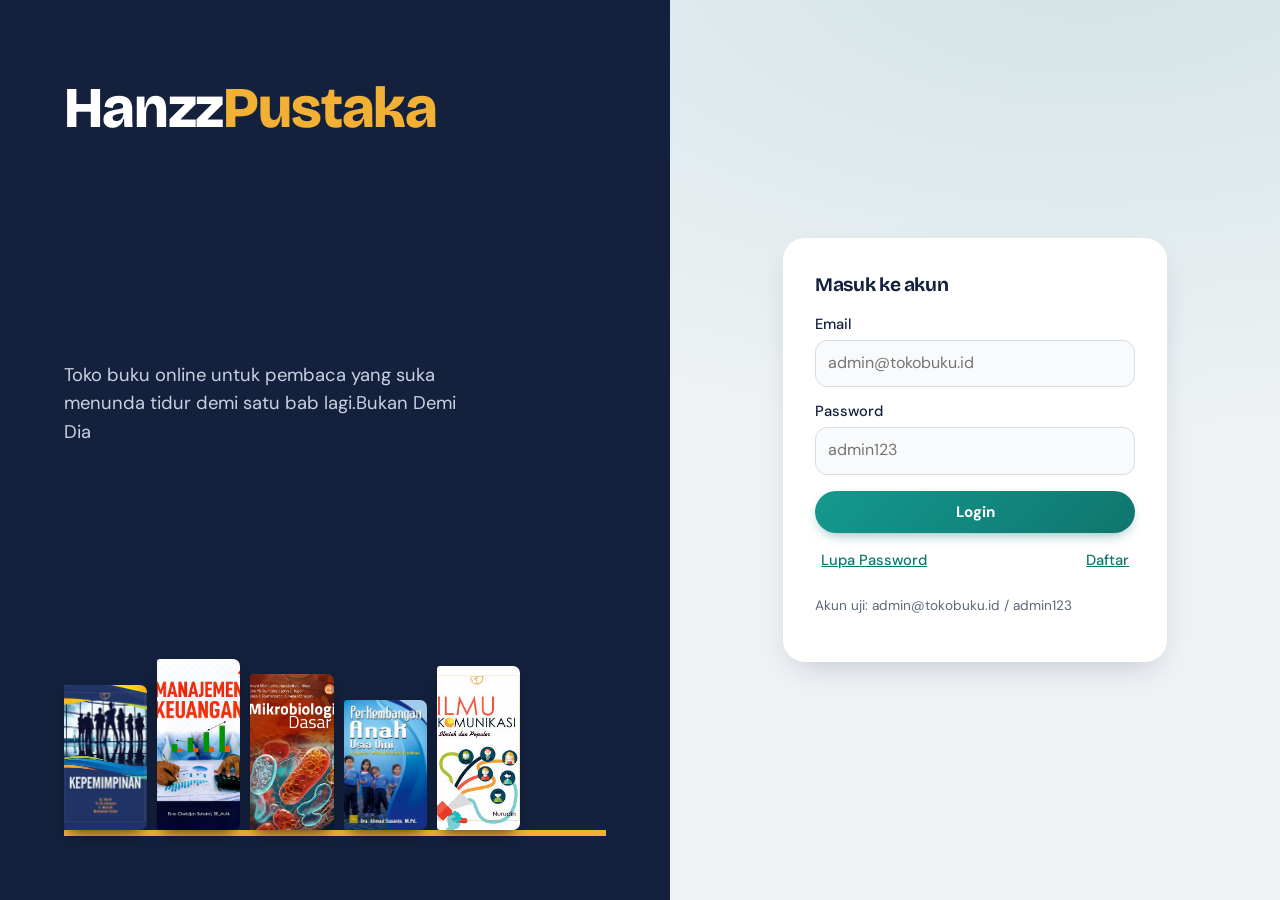
<file: index.html>
<!doctype html>
<html lang="id">
  <head>
    <meta charset="UTF-8" />
    <meta name="viewport" content="width=device-width, initial-scale=1" />
    <title>Masuk | Hanzz Pustaka</title>
    <link rel="preconnect" href="https://fonts.googleapis.com" />
    <link
      href="https://fonts.googleapis.com/css2?family=Bricolage+Grotesque:wght@500;700;800&family=DM+Sans:wght@400;500;700&display=swap"
      rel="stylesheet"
    />
    <link rel="stylesheet" href="css/style.css" />
  </head>
  <body data-page="login">
    <main class="login-wrap">
      <section class="login-hero" aria-label="Tentang toko">
        <h1>Hanzz<span>Pustaka</span></h1>
        <p>
          Toko buku online untuk pembaca yang suka menunda tidur demi satu bab
          lagi.Bukan Demi Dia
        </p>
        <div class="rak" aria-hidden="true">
          <img src="img/kepemimpinan.jpg" alt="" style="--h: 78%" /><img
            src="img/manajemen_keuangan.jpg"
            alt=""
            style="--h: 92%"
          /><img src="img/mikrobiologi.jpg" alt="" style="--h: 84%" /><img
            src="img/paud_perkembangan.jpg"
            alt=""
            style="--h: 70%"
          /><img src="img/pengantar_komunikasi.jpg" alt="" style="--h: 88%" />
        </div>
      </section>
      <section class="login-card">
        <h2>Masuk ke akun</h2>
        <form id="formLogin" novalidate>
          <label for="email">Email</label>
          <input
            id="email"
            type="email"
            placeholder="admin@tokobuku.id"
            autocomplete="username"
            required
          />
          <label for="password">Password</label>
          <input
            id="password"
            type="password"
            placeholder="admin123"
            autocomplete="current-password"
            required
          />
          <button class="btn blok" type="submit">Login</button>
        </form>
        <div class="dua">
          <button class="tautan" id="btnLupa" type="button">
            Lupa Password
          </button>
          <button class="tautan" id="btnDaftar" type="button">Daftar</button>
        </div>
        <p class="petunjuk">Akun uji: admin@tokobuku.id / admin123</p>
      </section>
    </main>
    <script src="js/data.js"></script>
    <script src="js/script.js"></script>
  </body>
</html>
</file>
<file: css/style.css>
:root{--tinta:#14213d;--laut:#0f766e;--laut-tua:#0b5a54;--ambar:#f2b134;--latar:#eef2f5;--putih:#fff;--garis:#d5dde4;--redam:#5b6878;--merah:#c0392b;--hijau:#1e8449}
*{box-sizing:border-box}
body{margin:0;font-family:"DM Sans",system-ui,sans-serif;background:var(--latar);color:var(--tinta);line-height:1.55}
h1,h2,.logo{font-family:"Bricolage Grotesque","DM Sans",sans-serif;letter-spacing:-.02em;margin:0 0 .6rem}
h1{font-size:2rem}h2{font-size:1.2rem}small{color:var(--redam);font-weight:400}
a{color:inherit}
:focus-visible{outline:3px solid var(--ambar);outline-offset:2px}
.sr{position:absolute;left:-9999px}
/* form */
label{display:block;font-weight:500;margin:.8rem 0 .25rem;font-size:.92rem}
input,select,textarea{width:100%;padding:.65rem .75rem;border:1.5px solid var(--garis);border-radius:8px;font:inherit;background:var(--putih);color:inherit}
input:focus,select:focus,textarea:focus{border-color:var(--laut);outline:none;box-shadow:0 0 0 3px #0f766e26}
fieldset{border:1.5px solid var(--garis);border-radius:8px;margin:1rem 0;padding:.4rem .9rem .8rem}
.pilih{display:flex;gap:.5rem;align-items:center;font-weight:400;margin:.4rem 0}.pilih input{width:auto}
.galat{color:var(--merah);font-size:.88rem;min-height:1.2em;margin:.5rem 0}
/* tombol */
.btn{display:inline-block;background:var(--laut);color:#fff;border:2px solid var(--laut);padding:.65rem 1.2rem;border-radius:8px;font:700 .95rem "DM Sans",sans-serif;cursor:pointer;text-decoration:none;transition:background .15s}
.btn:hover{background:var(--laut-tua)}
.btn.garis{background:transparent;color:var(--laut)}.btn.garis:hover{background:#0f766e14}
.btn.kecil{padding:.3rem .7rem;font-size:.82rem}.btn.blok{width:100%;margin-top:1rem}
.tautan{background:none;border:0;color:var(--laut);font:500 .92rem "DM Sans";text-decoration:underline;cursor:pointer}
/* login */
.login-wrap{min-height:100vh;display:grid;grid-template-columns:1.1fr 1fr}
.login-hero{background:var(--tinta);color:#fff;padding:4rem;display:flex;flex-direction:column;justify-content:space-between}
.login-hero h1{font-size:3.6rem;font-weight:800}.login-hero h1 span,.logo span{color:var(--ambar)}
.login-hero p{max-width:26rem;font-size:1.15rem;color:#c8d2e0}
.rak{display:flex;align-items:flex-end;gap:6px;height:12rem;border-bottom:6px solid var(--ambar)}
.rak i{flex:1;max-width:3rem;height:var(--h);background:var(--c);border-radius:3px 3px 0 0}
.login-card{align-self:center;justify-self:center;width:min(24rem,90%);padding:2rem 0}
.dua{display:flex;justify-content:space-between;margin-top:1rem}.petunjuk{color:var(--redam);font-size:.85rem;margin-top:1.5rem}
/* topbar */
.topbar{display:flex;align-items:center;gap:1.5rem;background:var(--tinta);color:#fff;padding:.8rem 2rem;position:sticky;top:0;z-index:5}
.logo{font-size:1.4rem;font-weight:800;text-decoration:none;margin:0}
.topbar nav{flex:1}.topbar ul{display:flex;gap:.3rem;list-style:none;margin:0;padding:0}
.topbar nav a{text-decoration:none;padding:.45rem .8rem;border-radius:6px;color:#c8d2e0}
.topbar nav a:hover,.topbar nav a[aria-current]{background:#ffffff1f;color:#fff}
.topbar .btn.garis{color:#fff;border-color:#ffffff66}
.badge{background:var(--ambar);color:var(--tinta);border-radius:99px;padding:0 .45rem;font-size:.75rem}
/* layout */
.wadah{max-width:68rem;margin:0 auto;padding:2rem 1.2rem 4rem}.sempit{max-width:42rem}
.dua-kolom{display:grid;grid-template-columns:1.2fr 1fr;gap:1.5rem;align-items:start}
.kartu{background:var(--putih);border:1px solid var(--garis);border-radius:12px;padding:1.4rem;margin-bottom:1.2rem;display:block}
.grid-form{display:grid;grid-template-columns:repeat(auto-fit,minmax(11rem,1fr));gap:0 1rem}.penuh{grid-column:1/-1}
.baris-form{display:flex;gap:.6rem;align-items:center;margin-top:1rem}.baris-form input[type=number]{width:5rem}
.bar-alat{display:flex;gap:.8rem;align-items:center;flex-wrap:wrap;margin-bottom:1rem}.bar-alat h2{flex:1;margin:0}.bar-alat input,.bar-alat select{width:14rem}
/* dashboard */
.sambutan{background:var(--laut);color:#fff;border-radius:14px;padding:2rem;margin-bottom:1.2rem}.sambutan h1{font-size:2.4rem;margin:0}.sambutan p{margin:.3rem 0 0;opacity:.9}
.statistik{display:grid;grid-template-columns:repeat(3,1fr);gap:1rem;margin-bottom:1.2rem}
.statistik div{background:var(--putih);border-left:6px solid var(--ambar);border-radius:8px;padding:1rem 1.2rem}
.statistik strong{display:block;font:800 2rem "Bricolage Grotesque"}.statistik span{color:var(--redam)}
.menu{display:grid;grid-template-columns:repeat(auto-fit,minmax(15rem,1fr));gap:1rem}
.menu-item{text-align:left;font:inherit;cursor:pointer;text-decoration:none;margin:0;transition:transform .15s,border-color .15s}
.menu-item:hover{transform:translateY(-3px);border-color:var(--laut)}.menu-item p{margin:0;color:var(--redam)}
/* tabel */
.gulir{overflow-x:auto}table{width:100%;border-collapse:collapse;font-size:.93rem}
th,td{padding:.7rem .6rem;text-align:left;border-bottom:1px solid var(--garis);vertical-align:middle}
th{background:var(--latar);font-size:.85rem}
.sampul{display:grid;place-items:center;width:2.2rem;height:3rem;border-radius:3px 6px 6px 3px;color:#fff;font:800 1.1rem "Bricolage Grotesque";box-shadow:inset 3px 0 #0003}
.chip{padding:.15rem .6rem;border-radius:99px;font-size:.82rem;font-weight:700}.chip.aman{background:#d5f0e2;color:var(--hijau)}.chip.rendah{background:#fbe0dc;color:var(--merah)}
.aksi{white-space:nowrap}tr.baru{animation:sorot 1.8s}@keyframes sorot{from{background:#fdeeb5}to{background:transparent}}
.qty{width:4.5rem}
.rincian{display:grid;grid-template-columns:1fr auto;gap:.3rem 1rem;margin:1rem 0 0}.rincian dt{color:var(--redam)}.rincian dd{margin:0;text-align:right}.besar{font:800 1.4rem "Bricolage Grotesque"}
/* modal */
.modal{position:fixed;inset:0;background:#14213d99;display:grid;place-items:center;z-index:20;padding:1rem}
.modal-box{position:relative;background:#fff;border-radius:14px;padding:1.8rem;width:min(34rem,100%);max-height:90vh;overflow:auto;animation:muncul .18s}
@keyframes muncul{from{transform:translateY(12px);opacity:0}}
.tutup{position:absolute;top:.6rem;right:.9rem;background:none;border:0;font-size:1.8rem;cursor:pointer;color:var(--redam)}
.pesan{padding:.8rem 1rem;border-radius:8px;margin-bottom:1rem}.pesan.error{background:#fbe0dc;color:var(--merah)}.pesan.ok{background:#d5f0e2;color:var(--hijau)}
.nodo{font:800 2rem "Bricolage Grotesque";background:var(--latar);padding:.6rem;text-align:center;border-radius:8px}
/* tracking */
.status{display:inline-block;padding:.2rem .8rem;border-radius:99px;font-weight:700;background:#fdeeb5}.status.s3{background:#d5f0e2;color:var(--hijau)}
.bar{height:10px;background:var(--latar);border-radius:99px;margin:1rem 0;overflow:hidden}.bar span{display:block;height:100%;background:var(--laut);transition:width .8s}
.langkah{display:grid;grid-template-columns:repeat(4,1fr);list-style:none;padding:0;margin:0 0 1rem;font-size:.82rem;text-align:center;color:var(--redam)}
.langkah li::before{content:"";display:block;width:1rem;height:1rem;margin:0 auto .3rem;border-radius:50%;background:var(--garis)}
.langkah .done::before{background:var(--laut)}.langkah .aktif{color:var(--tinta);font-weight:700}.langkah .aktif::before{background:var(--ambar);box-shadow:0 0 0 4px #f2b13444}
dl:not(.rincian){display:grid;grid-template-columns:10rem 1fr;gap:.4rem 1rem}dl:not(.rincian) dt{color:var(--redam)}dl:not(.rincian) dd{margin:0;font-weight:500}
@media(max-width:800px){.login-wrap,.dua-kolom{grid-template-columns:1fr}.login-hero{padding:2rem;gap:2rem}.login-hero h1{font-size:2.6rem}.statistik{grid-template-columns:1fr}.topbar{flex-wrap:wrap;padding:.8rem 1rem}.topbar nav{order:3;flex-basis:100%;overflow-x:auto}.bar-alat input,.bar-alat select{width:100%}dl:not(.rincian){grid-template-columns:1fr}}
@media(prefers-reduced-motion:reduce){*{animation:none!important;transition:none!important}}

/* ===== Tampilan modern v2 (konsep Pustaka Senja dipertahankan) ===== */
:root{--r:16px;--bayang:0 12px 32px -14px rgba(20,33,61,.28)}
body{background:radial-gradient(60rem 30rem at 85% -5%,#0f766e1f,transparent),radial-gradient(40rem 25rem at -5% 30%,#f2b13420,transparent),var(--latar);background-attachment:fixed}
.topbar{background:#14213dd9;backdrop-filter:blur(14px);-webkit-backdrop-filter:blur(14px);border-bottom:1px solid #ffffff1a}
.kartu{border:1px solid #ffffffcc;border-radius:var(--r);box-shadow:var(--bayang)}
.btn{background:linear-gradient(135deg,#14998f,var(--laut));border:0;box-shadow:0 6px 14px -6px #0f766e99;border-radius:999px;padding:.7rem 1.3rem;transition:transform .15s,box-shadow .15s}
.btn:hover{transform:translateY(-1px);box-shadow:0 10px 18px -8px #0f766eaa;background:linear-gradient(135deg,#14998f,var(--laut))}
.btn.garis{background:transparent;border:2px solid var(--laut);box-shadow:none;color:var(--laut)}
.btn.kecil{padding:.35rem .9rem}
input,select,textarea{border-radius:12px;background:#f8fafc}
.sambutan{background:linear-gradient(135deg,var(--laut) 0%,#14213d 100%);border-radius:22px;position:relative;overflow:hidden;box-shadow:var(--bayang)}
.sambutan::after{content:"";position:absolute;right:-4rem;top:-5rem;width:16rem;height:16rem;border-radius:50%;background:#f2b13433}
.statistik div{border:0;border-radius:var(--r);box-shadow:var(--bayang);position:relative}
.statistik div::before{content:"";position:absolute;left:1.2rem;top:0;width:2.5rem;height:4px;background:var(--ambar);border-radius:0 0 4px 4px}
tbody tr:hover{background:#0f766e0d}th{background:#f1f5f8}
/* sampul buku */
.cover{width:3.1rem;aspect-ratio:2/3;object-fit:cover;border-radius:3px 8px 8px 3px;box-shadow:0 6px 12px -4px #14213d66,inset 3px 0 #0003;background:var(--garis);display:block;flex:none}
.cover.kosong{display:grid;place-items:center;color:#fff;font:800 1.3rem "Bricolage Grotesque"}
.item{display:flex;gap:.8rem;align-items:center}
.rak-dash{display:flex;gap:1.1rem;overflow-x:auto;padding:.4rem .2rem 1rem}
.rak-dash .cover{width:7rem;transition:transform .2s}.rak-dash a:hover .cover{transform:translateY(-6px) rotate(-1.5deg)}
.toggle{display:flex;background:var(--latar);border-radius:999px;padding:3px}
.toggle button{border:0;background:none;padding:.4rem 1rem;border-radius:999px;font:500 .88rem "DM Sans";cursor:pointer;color:var(--redam)}
.toggle button[aria-pressed="true"]{background:#fff;color:var(--tinta);box-shadow:0 2px 6px #14213d22;font-weight:700}
[hidden]{display:none!important}
.grid-buku{display:grid;grid-template-columns:repeat(auto-fill,minmax(12.5rem,1fr));gap:1.2rem}
.buku{display:flex;flex-direction:column;gap:.8rem;padding:1rem;border-radius:var(--r);background:#fff;border:1px solid var(--garis);transition:transform .2s,box-shadow .2s}
.buku:hover{transform:translateY(-4px);box-shadow:var(--bayang)}
.buku .cover{width:100%;border-radius:4px 10px 10px 4px}
.buku h3{margin:0;font:700 1.02rem "Bricolage Grotesque"}.buku .penulis{margin:.15rem 0;color:var(--redam);font-size:.85rem}.buku .harga{margin:.3rem 0 0;font-weight:700}
.buku .isi{flex:1}.buku .aksi{display:flex;gap:.4rem}
/* pembayaran e-wallet */
.sub{margin:.9rem 0 .4rem;font-size:.85rem;color:var(--redam);font-weight:700}
.tiles{display:grid;grid-template-columns:repeat(auto-fit,minmax(8.2rem,1fr));gap:.6rem}
.tile{margin:0;cursor:pointer;position:relative}.tile input{position:absolute;opacity:0}
.merk{display:flex;align-items:center;gap:.55rem;padding:.6rem .7rem;border:2px solid var(--garis);border-radius:14px;background:#fff;font-weight:700;font-size:.9rem;transition:border-color .15s,box-shadow .15s}
.merk b{display:grid;place-items:center;min-width:2rem;height:2rem;padding:0 .3rem;border-radius:9px;background:var(--w);color:#fff;font:800 .85rem "Bricolage Grotesque"}
.tile:hover .merk{border-color:var(--w)}
.tile input:checked+.merk{border-color:var(--w);box-shadow:0 0 0 4px color-mix(in srgb,var(--w) 22%,transparent)}
.tile input:focus-visible+.merk{outline:3px solid var(--ambar);outline-offset:2px}
.merk.mini{display:inline-flex;padding:.15rem .7rem;border:0;border-radius:999px;background:var(--w);color:#fff;font-size:.82rem}
.panel-bayar{margin-top:.9rem;padding:.9rem 1rem;border-radius:12px;background:#0f766e12;border:1px dashed var(--laut)}.panel-bayar p{margin:0}
.proses{text-align:center;padding:1rem 0}.spin{width:3.2rem;height:3.2rem;margin:0 auto 1rem;border-radius:50%;border:5px solid #e3e9ee;border-top-color:var(--w,var(--laut));animation:putar .8s linear infinite}
@keyframes putar{to{transform:rotate(360deg)}}
/* bukti transaksi */
.modal-box.struk-box{padding:0;width:min(25rem,100%);border-radius:22px;overflow:auto}
.struk-box h2,.struk-box .tutup{position:absolute}.struk-box h2{left:-9999px}.struk-box .tutup{color:#fff;z-index:2}
.struk-atas{text-align:center;color:#fff;padding:2rem 1.5rem 1.6rem;background:linear-gradient(145deg,var(--laut),#14213d);position:relative}
.centang{width:4rem;height:4rem;fill:none;stroke:#fff;stroke-width:3;stroke-linecap:round;stroke-linejoin:round}
.centang circle{stroke-dasharray:151;stroke-dashoffset:151;animation:gambar .6s ease forwards}
.centang path{stroke:var(--ambar);stroke-dasharray:40;stroke-dashoffset:40;animation:gambar .4s .5s ease forwards}
@keyframes gambar{to{stroke-dashoffset:0}}
.nominal{font:800 2.2rem "Bricolage Grotesque";margin:.5rem 0 .4rem}.struk-atas small{display:block;margin-top:.6rem;color:#c8d2e0}
.lencana{display:inline-block;padding:.2rem .9rem;border-radius:999px;font-weight:700;font-size:.82rem}.lencana.ok{background:#d5f0e2;color:var(--hijau)}.lencana.tunggu{background:#fdeeb5;color:#8a6100}
.struk-info,.struk-total{display:grid;grid-template-columns:auto 1fr;gap:.45rem 1rem;margin:0;padding:1.1rem 1.5rem}
.struk-info dt,.struk-total dt{color:var(--redam)}.struk-info dd,.struk-total dd{margin:0;text-align:right;font-weight:500}
.struk-item{list-style:none;margin:0;padding:1rem 1.5rem;border-top:2px dashed var(--garis);border-bottom:2px dashed var(--garis)}
.struk-item li{display:flex;justify-content:space-between;gap:1rem;padding:.3rem 0}
.struk-total dt:last-of-type,.struk-total dd:last-of-type{font:800 1.15rem "Bricolage Grotesque";color:var(--tinta)}
.struk-aksi{display:flex;gap:.6rem;flex-wrap:wrap;justify-content:center;padding:0 1.5rem 1.6rem}
@media print{body>*:not(.modal){display:none!important}.modal{position:static;background:none;padding:0}.modal-box{box-shadow:none;max-height:none}.tutup,.struk-aksi{display:none}.struk-atas{-webkit-print-color-adjust:exact;print-color-adjust:exact}}
/* login: rak cover */
.rak{gap:10px}.rak img{flex:1;max-width:5.2rem;height:var(--h);object-fit:cover;border-radius:3px 7px 7px 3px;box-shadow:0 8px 16px -6px #000a;transition:transform .25s}.rak img:hover{transform:translateY(-8px)}
.login-card{background:#fff;padding:2rem;border-radius:22px;box-shadow:var(--bayang)}
/* metode pembayaran v3 */
.tiles.lebar{grid-template-columns:repeat(auto-fit,minmax(13.5rem,1fr))}
.merk .logo{width:3.4rem;height:1.7rem;object-fit:contain;flex:none}
.merk .teks{display:flex;flex-direction:column;line-height:1.25;min-width:0}.merk .teks small{color:var(--redam);font-weight:400;font-size:.78rem}
.qris{display:flex;align-items:center;gap:1rem}.qris svg{width:8rem;flex:none;background:#fff;padding:.4rem;border-radius:10px;border:1px solid var(--garis);fill:var(--tinta)}.qris p{margin:0}
</file>
